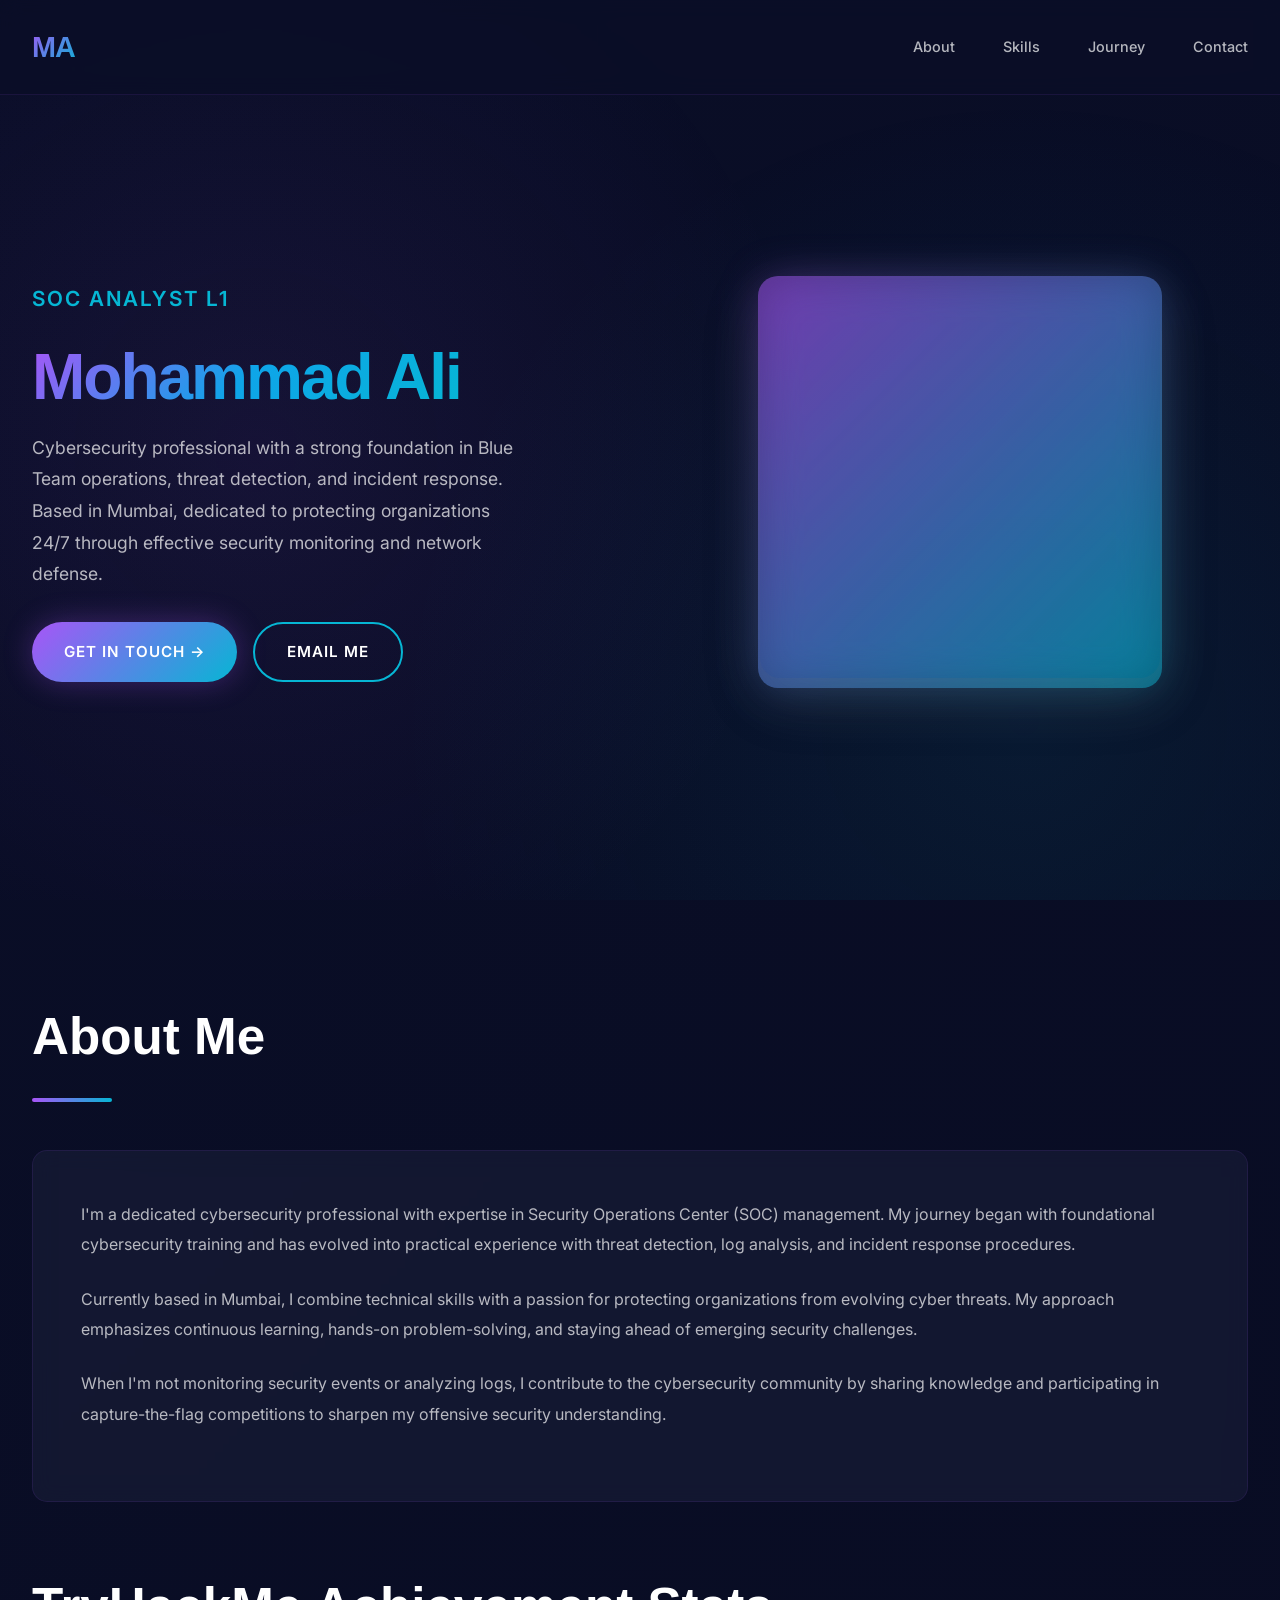
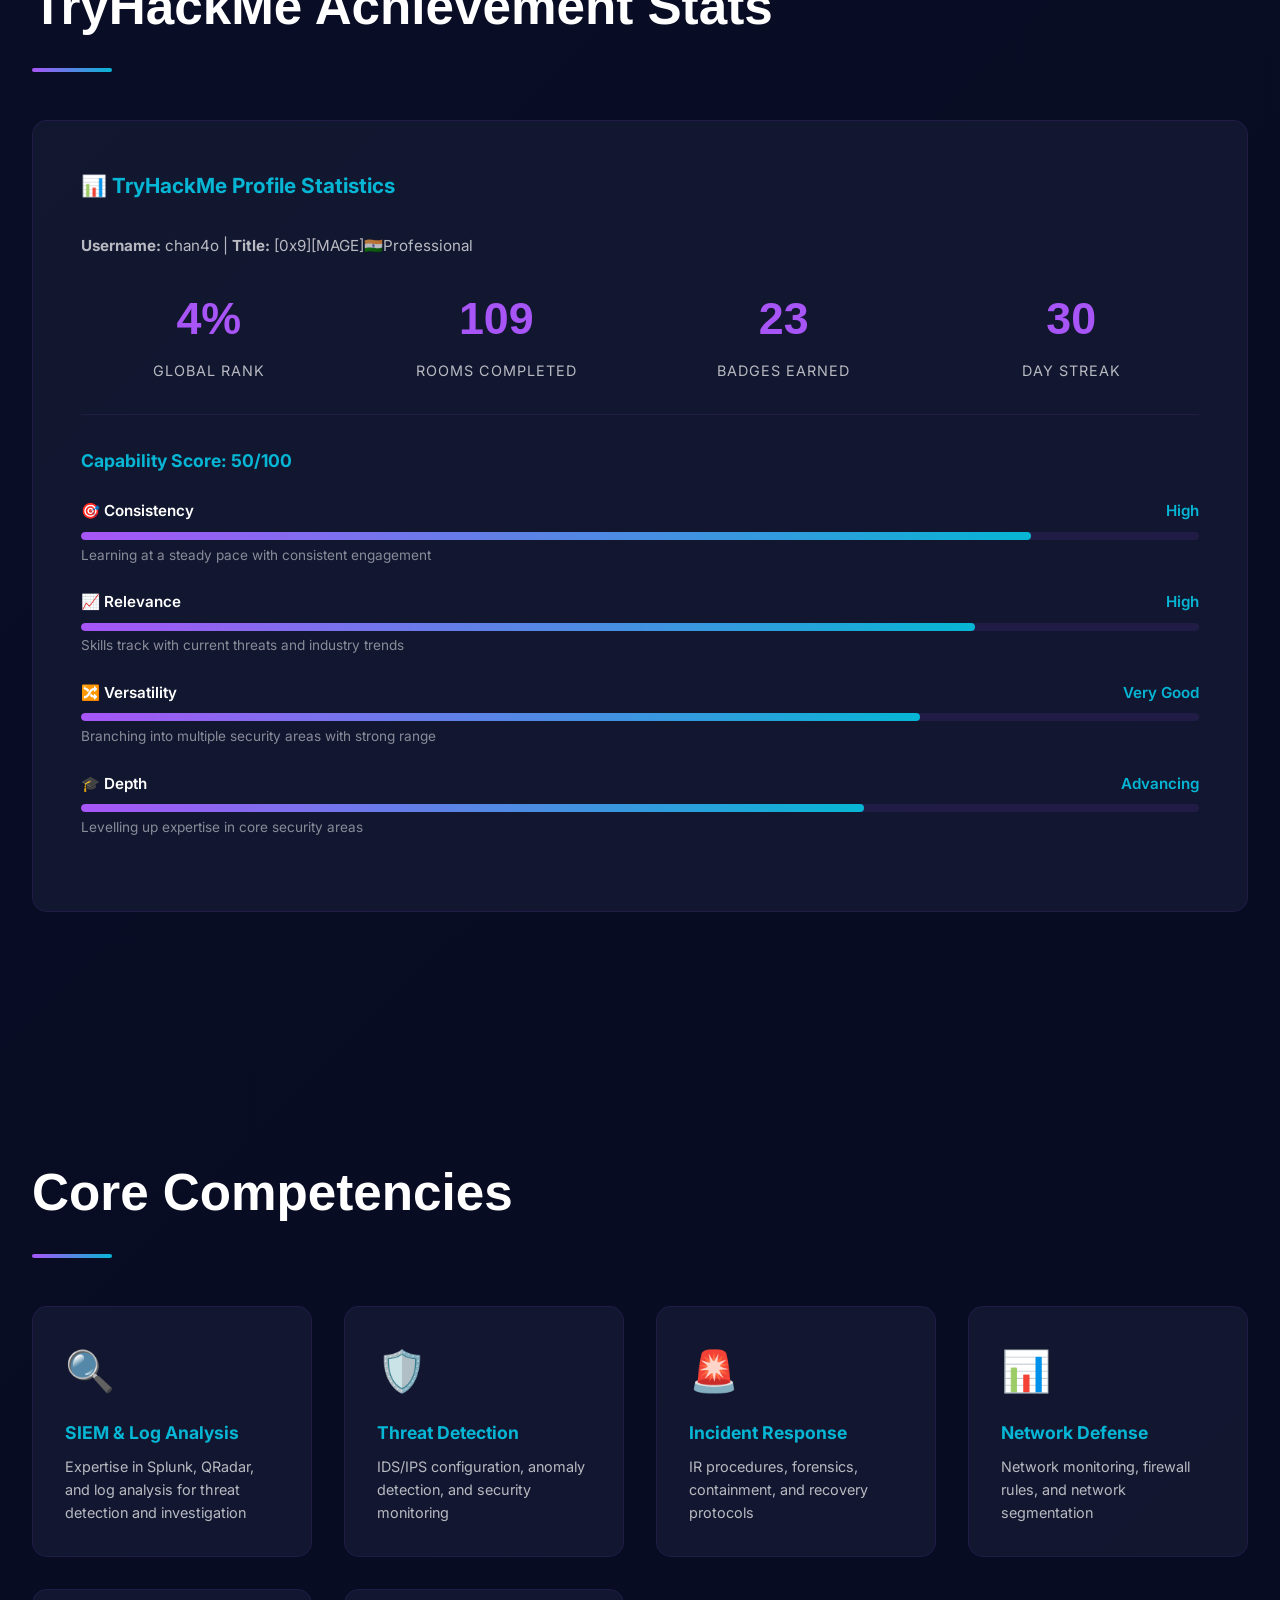
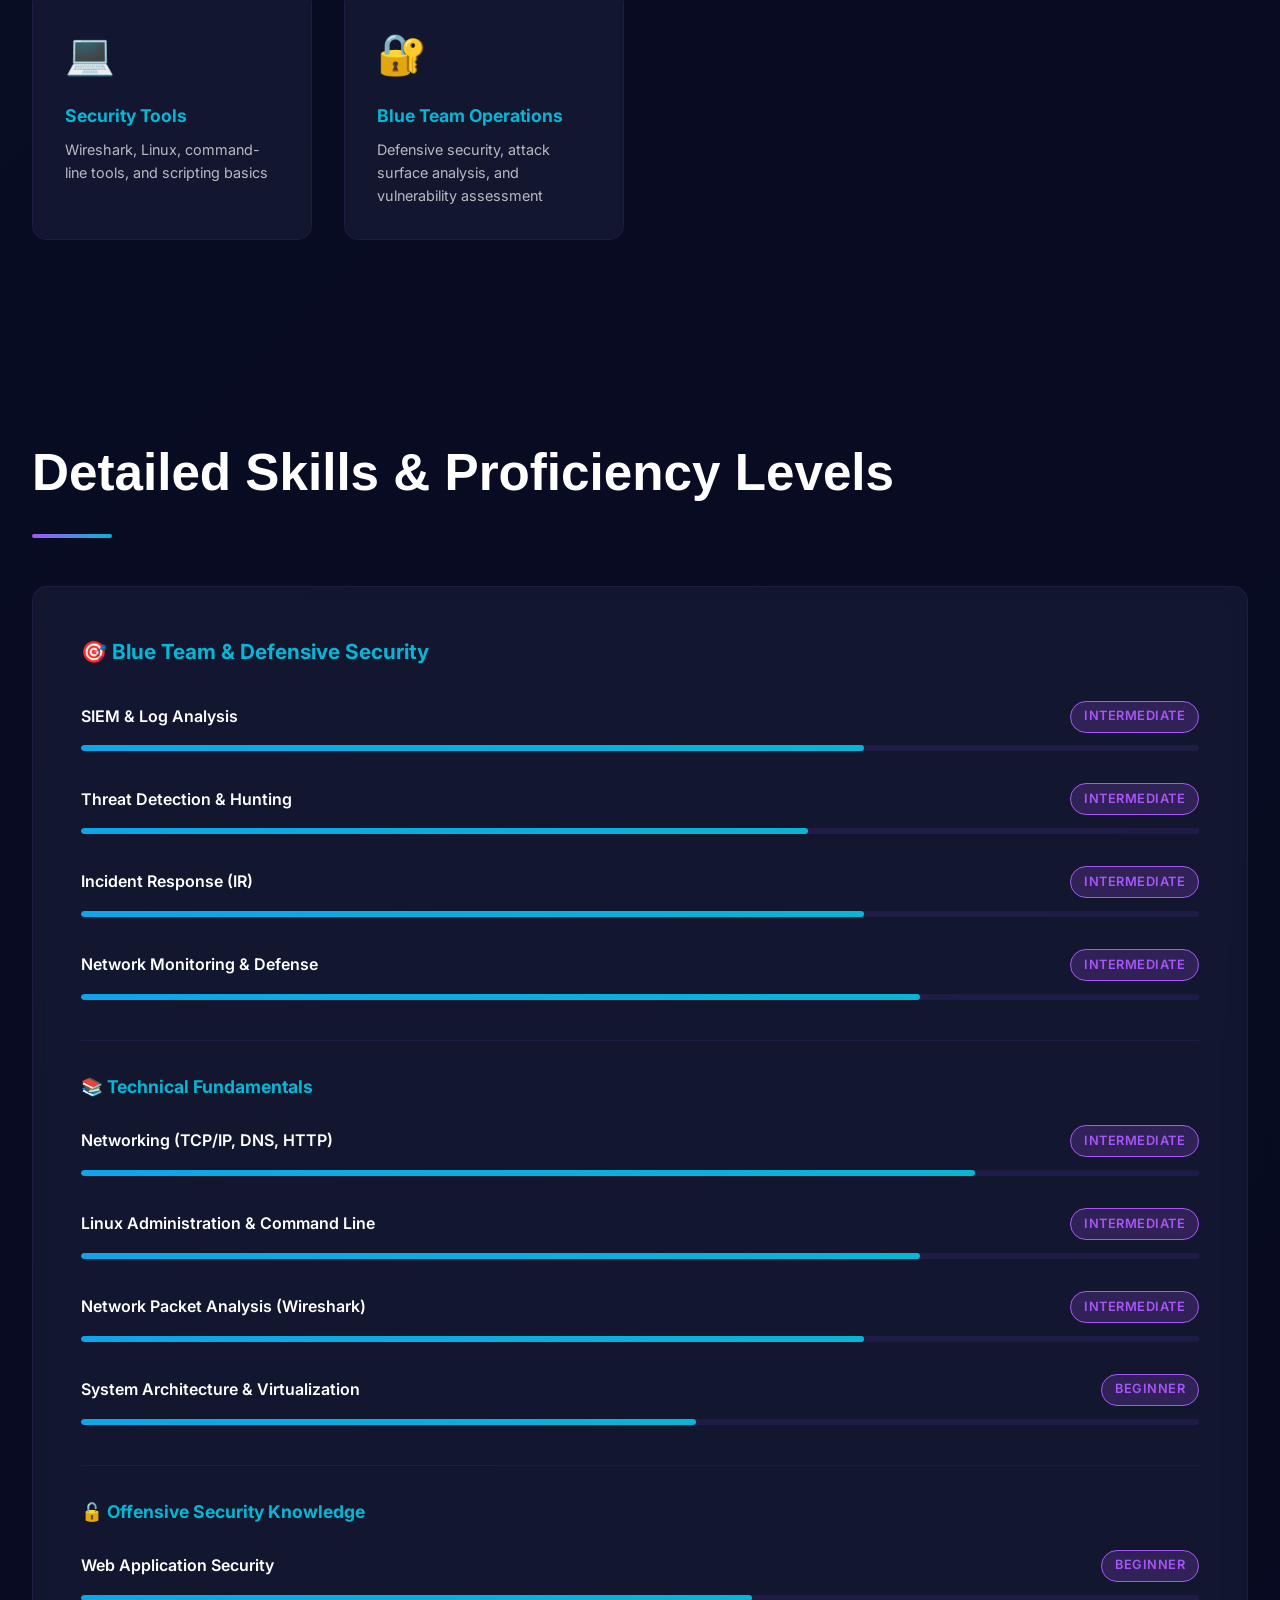
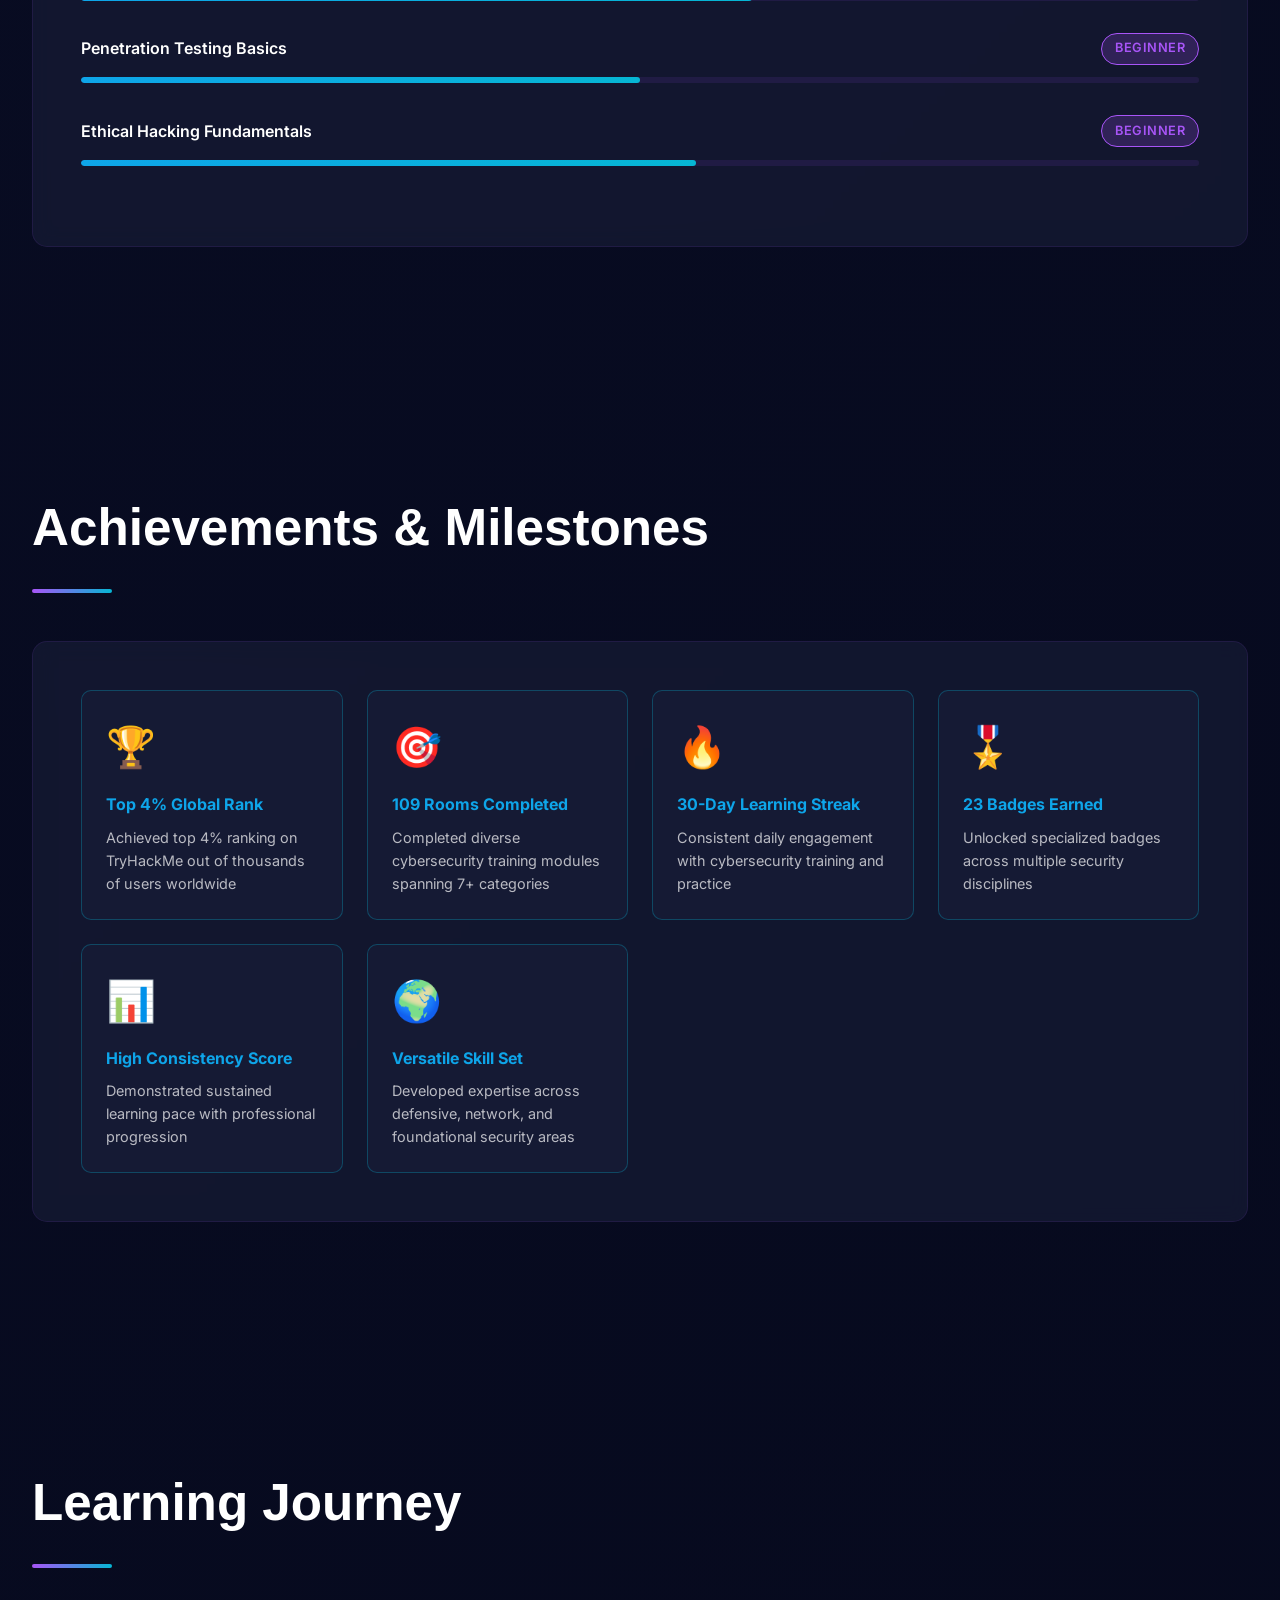
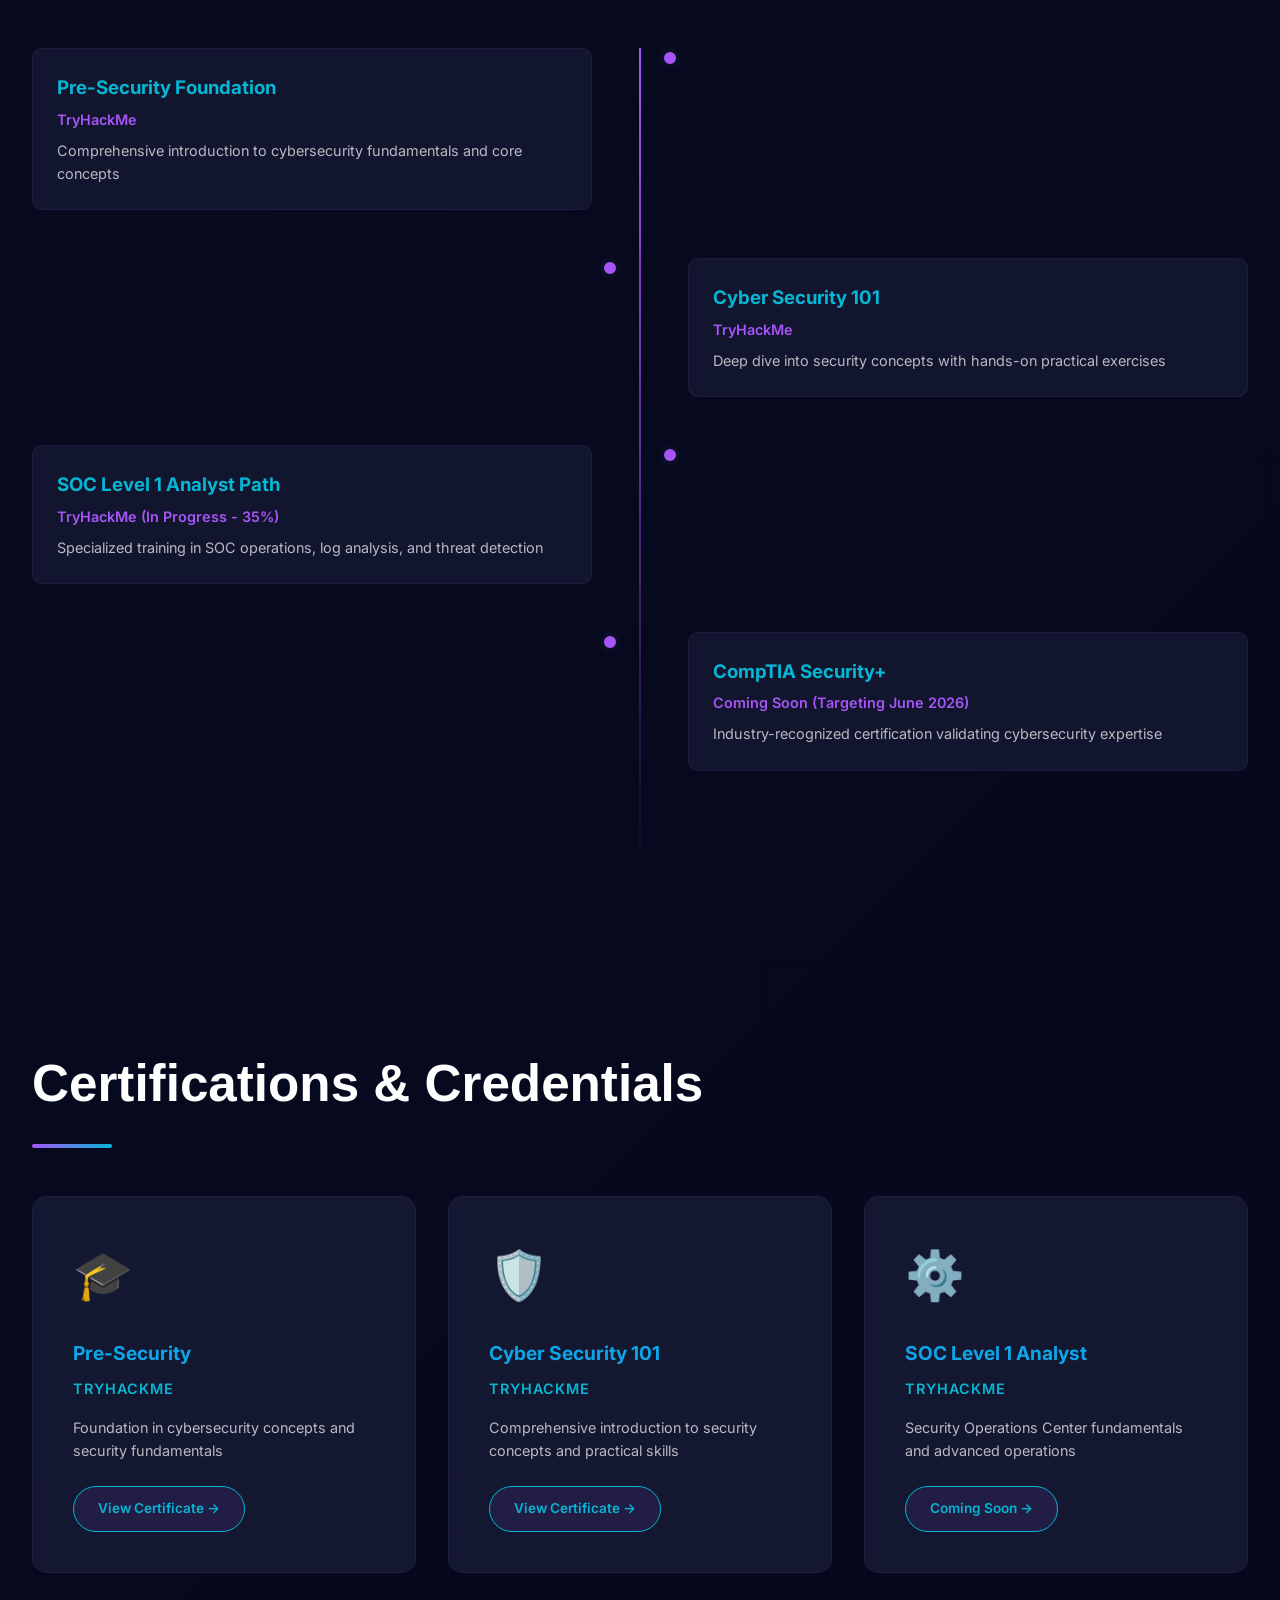
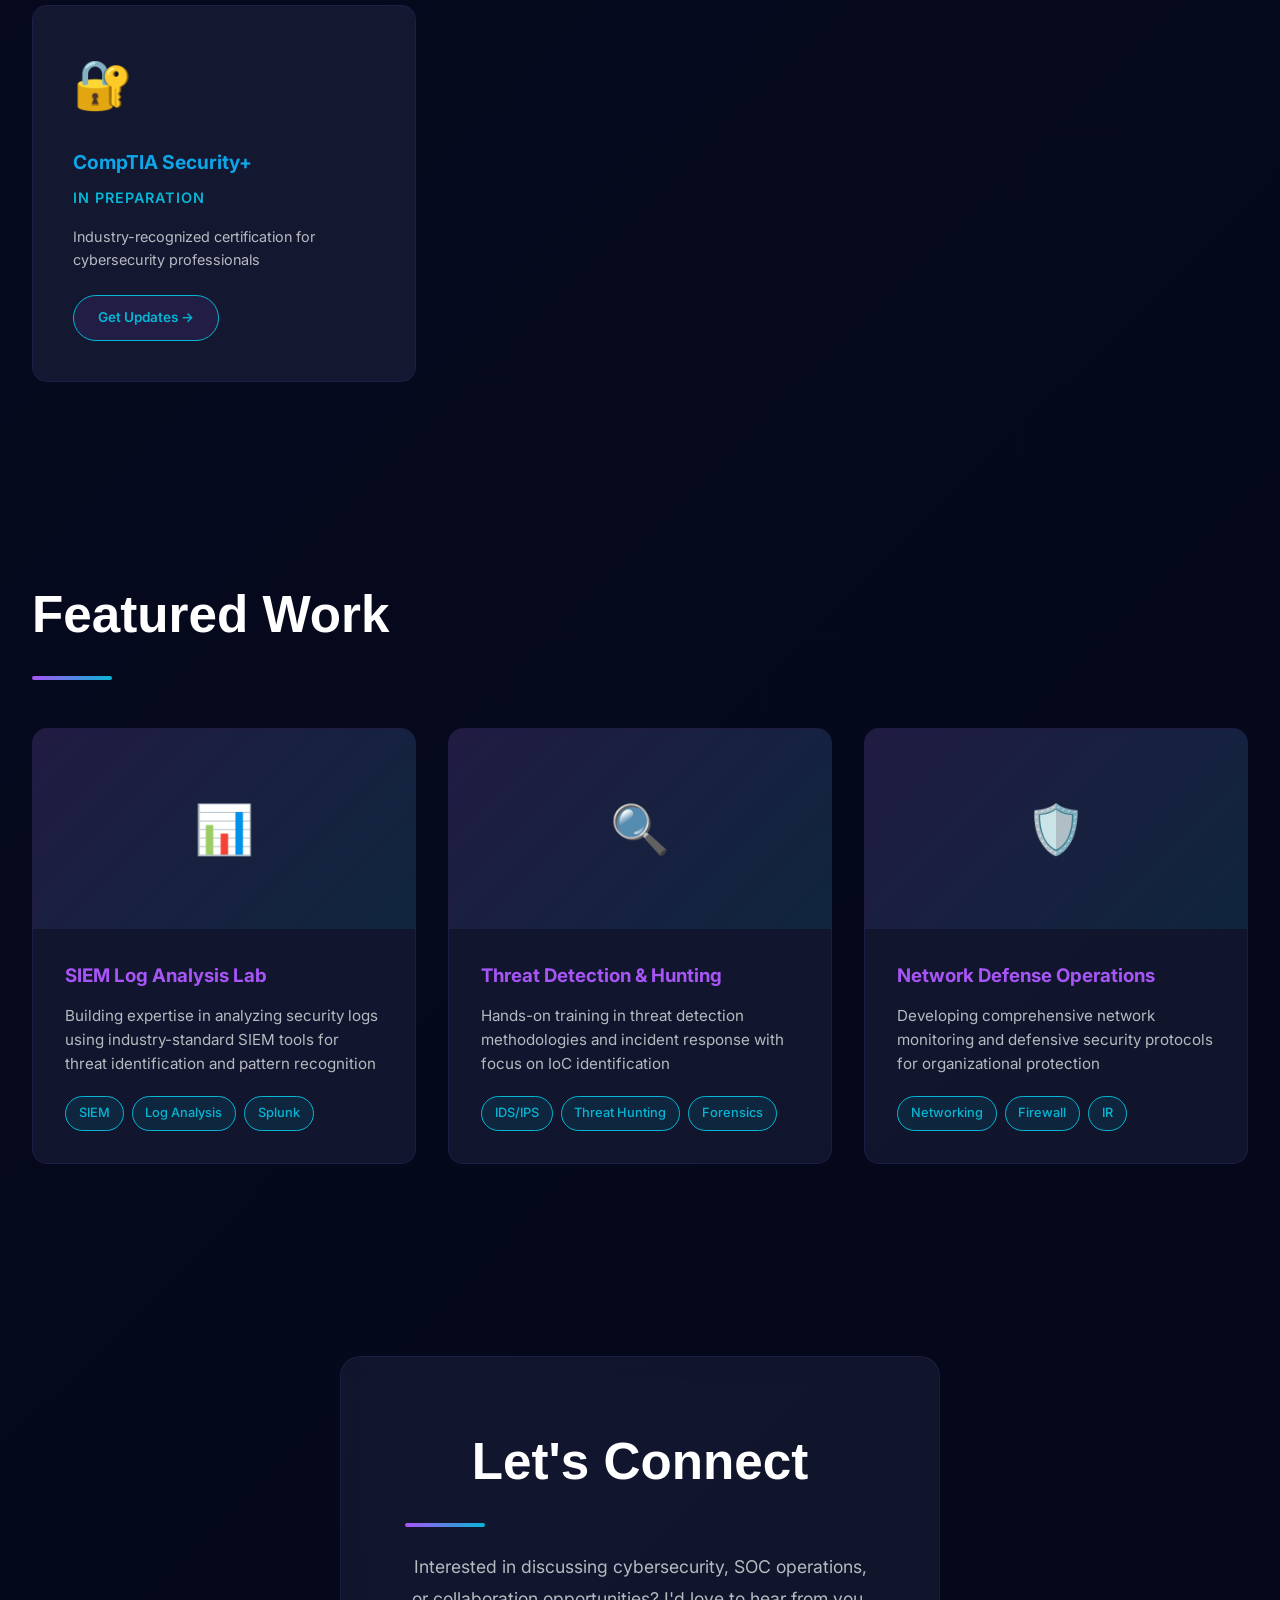
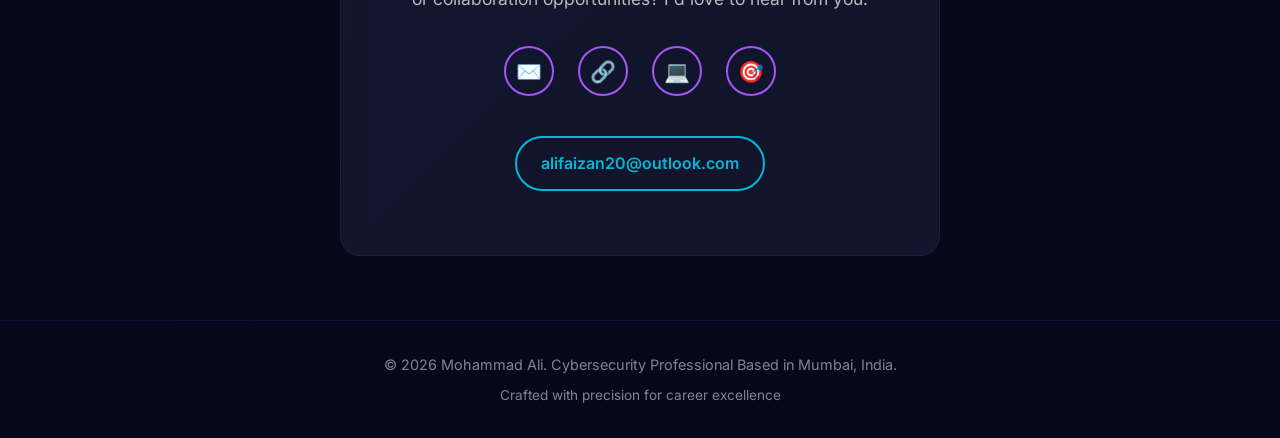
<file: portfolio-premium.html>
<!DOCTYPE html>
<html lang="en">
<head>
    <meta charset="UTF-8">
    <meta name="viewport" content="width=device-width, initial-scale=1.0">
    <title>Mohammad Ali - Senior SOC Analyst | Cybersecurity Professional</title>
    <link href="https://fonts.googleapis.com/css2?family=Clash+Display:wght@600;700&family=Inter:wght@300;400;500;600;700&display=swap" rel="stylesheet">
    <style>
        * {
            margin: 0;
            padding: 0;
            box-sizing: border-box;
        }

        :root {
            --dark-bg: #0a0e27;
            --darker-bg: #05081a;
            --card-bg: #1a1f3a;
            --card-border: rgba(168, 85, 247, 0.1);
            --neon-purple: #a855f7;
            --neon-blue: #0ea5e9;
            --neon-cyan: #06b6d4;
            --accent-pink: #ec4899;
            --text-primary: #ffffff;
            --text-secondary: rgba(255, 255, 255, 0.7);
            --text-tertiary: rgba(255, 255, 255, 0.5);
        }

        html {
            scroll-behavior: smooth;
        }

        body {
            background: linear-gradient(135deg, var(--dark-bg) 0%, var(--darker-bg) 100%);
            color: var(--text-primary);
            font-family: 'Inter', sans-serif;
            overflow-x: hidden;
            line-height: 1.6;
            position: relative;
        }

        body::before {
            content: '';
            position: fixed;
            top: 0;
            left: 0;
            width: 100%;
            height: 100%;
            background: radial-gradient(circle at 20% 50%, rgba(168, 85, 247, 0.08) 0%, transparent 50%),
                        radial-gradient(circle at 80% 80%, rgba(6, 182, 212, 0.08) 0%, transparent 50%);
            pointer-events: none;
            z-index: -1;
        }

        /* Navigation */
        nav {
            position: fixed;
            top: 0;
            width: 100%;
            padding: 1.5rem 2rem;
            display: flex;
            justify-content: space-between;
            align-items: center;
            z-index: 100;
            backdrop-filter: blur(10px);
            background: rgba(10, 14, 39, 0.8);
            border-bottom: 1px solid var(--card-border);
        }

        .logo {
            font-family: 'Clash Display', sans-serif;
            font-size: 1.8rem;
            font-weight: 700;
            letter-spacing: -1px;
            background: linear-gradient(135deg, var(--neon-purple), var(--neon-cyan));
            -webkit-background-clip: text;
            -webkit-text-fill-color: transparent;
            background-clip: text;
        }

        .nav-links {
            display: flex;
            gap: 3rem;
            list-style: none;
        }

        .nav-links a {
            color: var(--text-secondary);
            text-decoration: none;
            font-weight: 500;
            font-size: 0.9rem;
            transition: all 0.3s ease;
            position: relative;
        }

        .nav-links a::after {
            content: '';
            position: absolute;
            bottom: -5px;
            left: 0;
            width: 0;
            height: 2px;
            background: linear-gradient(90deg, var(--neon-purple), var(--neon-cyan));
            transition: width 0.3s ease;
        }

        .nav-links a:hover {
            color: var(--neon-purple);
        }

        .nav-links a:hover::after {
            width: 100%;
        }

        @media (max-width: 768px) {
            .nav-links {
                display: none;
            }
        }

        /* Hero Section */
        .hero {
            min-height: 100vh;
            display: flex;
            align-items: center;
            justify-content: center;
            padding: 8rem 2rem 4rem;
            position: relative;
            overflow: hidden;
        }

        .hero-content {
            display: grid;
            grid-template-columns: 1fr 1fr;
            gap: 4rem;
            align-items: center;
            max-width: 1400px;
            width: 100%;
            animation: fadeInUp 1s ease-out;
        }

        .hero-text h1 {
            font-family: 'Clash Display', sans-serif;
            font-size: clamp(2.5rem, 6vw, 4rem);
            font-weight: 700;
            line-height: 1.2;
            margin-bottom: 1rem;
            letter-spacing: -2px;
        }

        .hero-text h1 .gradient {
            background: linear-gradient(135deg, var(--neon-purple), var(--neon-blue), var(--neon-cyan));
            -webkit-background-clip: text;
            -webkit-text-fill-color: transparent;
            background-clip: text;
        }

        .hero-text .title {
            font-size: 1.3rem;
            color: var(--neon-cyan);
            font-weight: 600;
            margin-bottom: 1.5rem;
            text-transform: uppercase;
            letter-spacing: 2px;
        }

        .hero-text p {
            font-size: 1.1rem;
            color: var(--text-secondary);
            margin-bottom: 2rem;
            line-height: 1.8;
            max-width: 500px;
        }

        .cta-buttons {
            display: flex;
            gap: 1rem;
            flex-wrap: wrap;
        }

        .btn {
            padding: 1rem 2rem;
            border-radius: 50px;
            border: none;
            font-weight: 600;
            cursor: pointer;
            transition: all 0.3s ease;
            text-decoration: none;
            display: inline-flex;
            align-items: center;
            gap: 0.5rem;
            font-size: 0.95rem;
            text-transform: uppercase;
            letter-spacing: 1px;
        }

        .btn-primary {
            background: linear-gradient(135deg, var(--neon-purple), var(--neon-cyan));
            color: white;
            box-shadow: 0 0 30px rgba(168, 85, 247, 0.3);
        }

        .btn-primary:hover {
            transform: translateY(-3px);
            box-shadow: 0 0 50px rgba(168, 85, 247, 0.5);
        }

        .btn-secondary {
            background: transparent;
            color: var(--text-primary);
            border: 2px solid var(--neon-cyan);
        }

        .btn-secondary:hover {
            background: var(--neon-cyan);
            color: var(--dark-bg);
            transform: translateY(-3px);
        }

        /* Profile Image */
        .hero-image {
            display: flex;
            justify-content: center;
            align-items: center;
            animation: slideInRight 1s ease-out;
        }

        .profile-container {
            position: relative;
            width: 100%;
            max-width: 400px;
            aspect-ratio: 1;
        }

        .profile-image {
            width: 100%;
            height: 100%;
            border-radius: 20px;
            object-fit: cover;
            filter: grayscale(100%);
            position: relative;
            z-index: 2;
            box-shadow: 0 20px 60px rgba(168, 85, 247, 0.2);
        }

        .profile-glow {
            position: absolute;
            inset: 0;
            border-radius: 20px;
            background: linear-gradient(135deg, rgba(168, 85, 247, 0.3), rgba(6, 182, 212, 0.3));
            filter: blur(20px);
            z-index: 1;
            animation: pulse 3s ease-in-out infinite;
        }

        .profile-border {
            position: absolute;
            inset: -2px;
            border-radius: 20px;
            background: linear-gradient(135deg, var(--neon-purple), var(--neon-cyan));
            z-index: 0;
            opacity: 0.5;
            animation: rotateBorder 6s linear infinite;
        }

        @keyframes pulse {
            0%, 100% { opacity: 0.3; }
            50% { opacity: 0.6; }
        }

        @keyframes rotateBorder {
            0% { filter: hue-rotate(0deg); }
            100% { filter: hue-rotate(360deg); }
        }

        @keyframes fadeInUp {
            from {
                opacity: 0;
                transform: translateY(30px);
            }
            to {
                opacity: 1;
                transform: translateY(0);
            }
        }

        @keyframes slideInRight {
            from {
                opacity: 0;
                transform: translateX(50px);
            }
            to {
                opacity: 1;
                transform: translateX(0);
            }
        }

        /* Sections */
        section {
            padding: 6rem 2rem;
            max-width: 1400px;
            margin: 0 auto;
        }

        section h2 {
            font-family: 'Clash Display', sans-serif;
            font-size: clamp(2rem, 4vw, 3.5rem);
            margin-bottom: 3rem;
            position: relative;
            padding-bottom: 1.5rem;
        }

        section h2::after {
            content: '';
            position: absolute;
            bottom: 0;
            left: 0;
            width: 80px;
            height: 4px;
            background: linear-gradient(90deg, var(--neon-purple), var(--neon-cyan));
            border-radius: 2px;
        }

        /* About Section */
        .about-grid {
            display: grid;
            grid-template-columns: repeat(auto-fit, minmax(280px, 1fr));
            gap: 2rem;
            margin-bottom: 4rem;
        }

        .stat-card {
            background: rgba(26, 31, 58, 0.6);
            backdrop-filter: blur(10px);
            padding: 2rem;
            border-radius: 15px;
            border: 1px solid var(--card-border);
            text-align: center;
            transition: all 0.3s ease;
        }

        .stat-card:hover {
            transform: translateY(-5px);
            border-color: var(--neon-purple);
            background: rgba(26, 31, 58, 0.9);
            box-shadow: 0 0 30px rgba(168, 85, 247, 0.2);
        }

        .stat-number {
            font-family: 'Clash Display', sans-serif;
            font-size: 2.5rem;
            font-weight: 700;
            background: linear-gradient(135deg, var(--neon-purple), var(--neon-cyan));
            -webkit-background-clip: text;
            -webkit-text-fill-color: transparent;
            background-clip: text;
            margin-bottom: 0.5rem;
        }

        .stat-label {
            color: var(--text-secondary);
            font-size: 0.95rem;
            text-transform: uppercase;
            letter-spacing: 1px;
        }

        /* TryHackMe Stats */
        .thm-stats {
            background: rgba(26, 31, 58, 0.6);
            backdrop-filter: blur(10px);
            padding: 3rem;
            border-radius: 15px;
            border: 1px solid var(--card-border);
            margin: 3rem 0;
        }

        .thm-stats h3 {
            color: var(--neon-cyan);
            margin-bottom: 2rem;
            font-size: 1.3rem;
        }

        .thm-grid {
            display: grid;
            grid-template-columns: repeat(auto-fit, minmax(200px, 1fr));
            gap: 2rem;
            margin-bottom: 2rem;
        }

        .thm-stat {
            text-align: center;
        }

        .thm-stat .number {
            font-family: 'Clash Display', sans-serif;
            font-size: 2.8rem;
            font-weight: 700;
            color: var(--neon-purple);
            margin-bottom: 0.3rem;
        }

        .thm-stat .label {
            color: var(--text-secondary);
            font-size: 0.9rem;
            text-transform: uppercase;
            letter-spacing: 1px;
        }

        /* Capability Metrics */
        .capability-section {
            margin-top: 2rem;
            padding-top: 2rem;
            border-top: 1px solid var(--card-border);
        }

        .capability-item {
            margin-bottom: 1.5rem;
        }

        .capability-label {
            display: flex;
            justify-content: space-between;
            margin-bottom: 0.5rem;
            font-size: 0.95rem;
        }

        .capability-label .name {
            font-weight: 600;
            color: var(--text-primary);
        }

        .capability-label .value {
            color: var(--neon-cyan);
            font-weight: 600;
        }

        .capability-bar {
            width: 100%;
            height: 8px;
            background: rgba(168, 85, 247, 0.1);
            border-radius: 10px;
            overflow: hidden;
        }

        .capability-fill {
            height: 100%;
            background: linear-gradient(90deg, var(--neon-purple), var(--neon-cyan));
            border-radius: 10px;
            transition: width 0.6s ease;
        }

        .capability-description {
            color: var(--text-tertiary);
            font-size: 0.85rem;
            margin-top: 0.3rem;
        }

        /* Skills Matrix */
        .skills-matrix {
            background: rgba(26, 31, 58, 0.6);
            backdrop-filter: blur(10px);
            padding: 3rem;
            border-radius: 15px;
            border: 1px solid var(--card-border);
            margin: 3rem 0;
        }

        .skills-matrix h3 {
            color: var(--neon-cyan);
            margin-bottom: 2rem;
            font-size: 1.3rem;
        }

        .skill-row {
            margin-bottom: 2rem;
        }

        .skill-header {
            display: flex;
            justify-content: space-between;
            align-items: center;
            margin-bottom: 0.8rem;
        }

        .skill-name {
            font-weight: 600;
            color: var(--text-primary);
        }

        .skill-level {
            display: inline-block;
            padding: 0.3rem 0.8rem;
            background: rgba(168, 85, 247, 0.2);
            border: 1px solid var(--neon-purple);
            border-radius: 20px;
            font-size: 0.8rem;
            color: var(--neon-purple);
            font-weight: 600;
            text-transform: uppercase;
            letter-spacing: 0.5px;
        }

        .skill-bar {
            width: 100%;
            height: 6px;
            background: rgba(168, 85, 247, 0.1);
            border-radius: 10px;
            overflow: hidden;
        }

        .skill-progress {
            height: 100%;
            background: linear-gradient(90deg, var(--neon-blue), var(--neon-cyan));
            border-radius: 10px;
            transition: width 0.8s ease;
        }

        /* Achievements */
        .achievements {
            background: rgba(26, 31, 58, 0.6);
            backdrop-filter: blur(10px);
            padding: 3rem;
            border-radius: 15px;
            border: 1px solid var(--card-border);
            margin: 3rem 0;
        }

        .achievements h3 {
            color: var(--neon-cyan);
            margin-bottom: 2rem;
            font-size: 1.3rem;
        }

        .achievement-grid {
            display: grid;
            grid-template-columns: repeat(auto-fit, minmax(250px, 1fr));
            gap: 1.5rem;
        }

        .achievement-item {
            background: rgba(26, 31, 58, 0.5);
            padding: 1.5rem;
            border-radius: 10px;
            border: 1px solid rgba(6, 182, 212, 0.3);
            transition: all 0.3s ease;
        }

        .achievement-item:hover {
            border-color: var(--neon-cyan);
            box-shadow: 0 0 20px rgba(6, 182, 212, 0.2);
        }

        .achievement-icon {
            font-size: 2.5rem;
            margin-bottom: 0.8rem;
            display: block;
        }

        .achievement-item h4 {
            color: var(--neon-blue);
            margin-bottom: 0.5rem;
            font-size: 1rem;
        }

        .achievement-item p {
            color: var(--text-secondary);
            font-size: 0.9rem;
        }

        .about-text {
            background: rgba(26, 31, 58, 0.6);
            backdrop-filter: blur(10px);
            padding: 3rem;
            border-radius: 15px;
            border: 1px solid var(--card-border);
            line-height: 1.9;
        }

        .about-text p {
            margin-bottom: 1.5rem;
            color: var(--text-secondary);
        }

        /* Skills Section */
        .skills-grid {
            display: grid;
            grid-template-columns: repeat(auto-fit, minmax(250px, 1fr));
            gap: 2rem;
        }

        .skill-item {
            background: rgba(26, 31, 58, 0.6);
            backdrop-filter: blur(10px);
            padding: 2rem;
            border-radius: 15px;
            border: 1px solid var(--card-border);
            transition: all 0.3s ease;
        }

        .skill-item:hover {
            transform: translateY(-5px);
            border-color: var(--neon-cyan);
            background: rgba(26, 31, 58, 0.9);
            box-shadow: 0 0 30px rgba(6, 182, 212, 0.2);
        }

        .skill-icon {
            font-size: 2.5rem;
            margin-bottom: 1rem;
            display: block;
        }

        .skill-item h3 {
            color: var(--neon-cyan);
            margin-bottom: 0.5rem;
            font-size: 1.1rem;
        }

        .skill-item p {
            color: var(--text-secondary);
            font-size: 0.9rem;
        }

        /* Certificates Section */
        .certs-grid {
            display: grid;
            grid-template-columns: repeat(auto-fit, minmax(300px, 1fr));
            gap: 2rem;
        }

        .cert-card {
            background: rgba(26, 31, 58, 0.7);
            backdrop-filter: blur(10px);
            padding: 2.5rem;
            border-radius: 15px;
            border: 1px solid var(--card-border);
            transition: all 0.3s ease;
            position: relative;
            overflow: hidden;
        }

        .cert-card::before {
            content: '';
            position: absolute;
            top: 0;
            left: 0;
            right: 0;
            height: 4px;
            background: linear-gradient(90deg, var(--neon-purple), var(--neon-cyan));
            transform: scaleX(0);
            transform-origin: left;
            transition: transform 0.3s ease;
        }

        .cert-card:hover::before {
            transform: scaleX(1);
        }

        .cert-card:hover {
            transform: translateY(-8px);
            border-color: var(--neon-purple);
            background: rgba(26, 31, 58, 0.95);
            box-shadow: 0 20px 40px rgba(168, 85, 247, 0.2);
        }

        .cert-badge {
            font-size: 3rem;
            margin-bottom: 1.5rem;
        }

        .cert-card h3 {
            color: var(--neon-blue);
            margin-bottom: 0.5rem;
            font-size: 1.2rem;
        }

        .cert-card .provider {
            color: var(--neon-cyan);
            font-size: 0.9rem;
            font-weight: 600;
            margin-bottom: 1rem;
            text-transform: uppercase;
            letter-spacing: 1px;
        }

        .cert-card p {
            color: var(--text-secondary);
            font-size: 0.9rem;
            margin-bottom: 1.5rem;
        }

        .cert-link {
            display: inline-block;
            padding: 0.7rem 1.5rem;
            background: rgba(168, 85, 247, 0.1);
            border: 1px solid var(--neon-cyan);
            border-radius: 50px;
            color: var(--neon-cyan);
            text-decoration: none;
            font-size: 0.85rem;
            font-weight: 600;
            transition: all 0.3s ease;
        }

        .cert-link:hover {
            background: var(--neon-cyan);
            color: var(--dark-bg);
        }

        /* Timeline */
        .timeline {
            position: relative;
            padding: 2rem 0;
        }

        .timeline::before {
            content: '';
            position: absolute;
            left: 50%;
            transform: translateX(-50%);
            width: 2px;
            height: 100%;
            background: linear-gradient(180deg, var(--neon-purple), transparent);
        }

        .timeline-item {
            margin-bottom: 3rem;
            position: relative;
        }

        .timeline-item:nth-child(odd) {
            margin-left: 0;
            margin-right: 50%;
            padding-right: 3rem;
        }

        .timeline-item:nth-child(even) {
            margin-left: 50%;
            padding-left: 3rem;
        }

        .timeline-dot {
            position: absolute;
            width: 20px;
            height: 20px;
            background: var(--neon-purple);
            border: 4px solid var(--dark-bg);
            border-radius: 50%;
            top: 0;
            z-index: 2;
        }

        .timeline-item:nth-child(odd) .timeline-dot {
            right: -40px;
        }

        .timeline-item:nth-child(even) .timeline-dot {
            left: -40px;
        }

        .timeline-content {
            background: rgba(26, 31, 58, 0.6);
            backdrop-filter: blur(10px);
            padding: 1.5rem;
            border-radius: 10px;
            border: 1px solid var(--card-border);
        }

        .timeline-content h3 {
            color: var(--neon-cyan);
            margin-bottom: 0.3rem;
        }

        .timeline-content .date {
            color: var(--neon-purple);
            font-size: 0.9rem;
            font-weight: 600;
        }

        .timeline-content p {
            color: var(--text-secondary);
            font-size: 0.9rem;
            margin-top: 0.5rem;
        }

        @media (max-width: 768px) {
            .timeline::before {
                left: 0;
            }

            .timeline-item:nth-child(odd),
            .timeline-item:nth-child(even) {
                margin: 0;
                padding-left: 3rem;
            }

            .timeline-item:nth-child(odd) .timeline-dot,
            .timeline-item:nth-child(even) .timeline-dot {
                left: -40px;
            }
        }

        /* Projects Section */
        .projects-grid {
            display: grid;
            grid-template-columns: repeat(auto-fit, minmax(300px, 1fr));
            gap: 2rem;
        }

        .project-card {
            background: rgba(26, 31, 58, 0.6);
            backdrop-filter: blur(10px);
            border-radius: 15px;
            border: 1px solid var(--card-border);
            overflow: hidden;
            transition: all 0.3s ease;
        }

        .project-header {
            height: 200px;
            background: linear-gradient(135deg, rgba(168, 85, 247, 0.1), rgba(6, 182, 212, 0.1));
            display: flex;
            align-items: center;
            justify-content: center;
            font-size: 3rem;
        }

        .project-content {
            padding: 2rem;
        }

        .project-card:hover {
            transform: translateY(-8px);
            border-color: var(--neon-purple);
            background: rgba(26, 31, 58, 0.9);
            box-shadow: 0 20px 40px rgba(168, 85, 247, 0.2);
        }

        .project-card h3 {
            color: var(--neon-purple);
            margin-bottom: 0.8rem;
        }

        .project-card p {
            color: var(--text-secondary);
            font-size: 0.95rem;
            margin-bottom: 1.2rem;
            line-height: 1.6;
        }

        .tech-tags {
            display: flex;
            flex-wrap: wrap;
            gap: 0.5rem;
        }

        .tech-tag {
            display: inline-block;
            padding: 0.4rem 0.8rem;
            background: rgba(6, 182, 212, 0.1);
            border: 1px solid var(--neon-cyan);
            border-radius: 20px;
            font-size: 0.8rem;
            color: var(--neon-cyan);
            font-weight: 500;
        }

        /* Contact Section */
        .contact-container {
            background: rgba(26, 31, 58, 0.6);
            backdrop-filter: blur(10px);
            padding: 4rem;
            border-radius: 20px;
            border: 1px solid var(--card-border);
            text-align: center;
            max-width: 600px;
            margin: 0 auto;
        }

        .contact-container p {
            font-size: 1.1rem;
            color: var(--text-secondary);
            margin-bottom: 2rem;
            line-height: 1.8;
        }

        .social-links {
            display: flex;
            justify-content: center;
            gap: 1.5rem;
            flex-wrap: wrap;
            margin-bottom: 2.5rem;
        }

        .social-link {
            width: 50px;
            height: 50px;
            border-radius: 50%;
            border: 2px solid var(--neon-purple);
            display: flex;
            align-items: center;
            justify-content: center;
            color: var(--neon-purple);
            text-decoration: none;
            font-size: 1.3rem;
            transition: all 0.3s ease;
        }

        .social-link:hover {
            background: var(--neon-purple);
            color: white;
            transform: translateY(-5px);
            box-shadow: 0 10px 30px rgba(168, 85, 247, 0.4);
        }

        .email-link {
            display: inline-block;
            padding: 0.8rem 1.5rem;
            background: transparent;
            border: 2px solid var(--neon-cyan);
            border-radius: 50px;
            color: var(--neon-cyan);
            text-decoration: none;
            font-weight: 600;
            transition: all 0.3s ease;
        }

        .email-link:hover {
            background: var(--neon-cyan);
            color: var(--dark-bg);
        }

        /* Footer */
        footer {
            text-align: center;
            padding: 2rem;
            border-top: 1px solid var(--card-border);
            color: var(--text-tertiary);
            font-size: 0.9rem;
        }

        /* Responsive */
        @media (max-width: 1024px) {
            .hero-content {
                grid-template-columns: 1fr;
                gap: 2rem;
            }

            section {
                padding: 4rem 1.5rem;
            }
        }

        @media (max-width: 768px) {
            nav {
                padding: 1rem 1.5rem;
            }

            .hero {
                padding: 6rem 1.5rem 3rem;
            }

            .cta-buttons {
                flex-direction: column;
                gap: 1rem;
            }

            .btn {
                width: 100%;
                justify-content: center;
            }

            .skills-grid,
            .certs-grid,
            .projects-grid {
                grid-template-columns: 1fr;
            }

            .contact-container {
                padding: 2rem;
            }

            .about-grid {
                grid-template-columns: 1fr;
            }
        }

        /* Scroll animations */
        .fade-in {
            opacity: 0;
            animation: fadeInUp 0.8s ease-out forwards;
        }

        @keyframes fadeIn {
            from {
                opacity: 0;
            }
            to {
                opacity: 1;
            }
        }
    </style>
</head>
<body>
    <!-- Navigation -->
    <nav>
        <div class="logo">MA</div>
        <ul class="nav-links">
            <li><a href="#about">About</a></li>
            <li><a href="#skills">Skills</a></li>
            <li><a href="#journey">Journey</a></li>
            <li><a href="#contact">Contact</a></li>
        </ul>
    </nav>

    <!-- Hero Section -->
    <section class="hero">
        <div class="hero-content">
            <div class="hero-text">
                <div class="title">SOC Analyst L1</div>
                <h1><span class="gradient">Mohammad Ali</span></h1>
                <p>Cybersecurity professional with a strong foundation in Blue Team operations, threat detection, and incident response. Based in Mumbai, dedicated to protecting organizations 24/7 through effective security monitoring and network defense.</p>
                <div class="cta-buttons">
                    <a href="#contact" class="btn btn-primary">Get In Touch →</a>
                    <a href="mailto:alifaizan20@outlook.com" class="btn btn-secondary">Email Me</a>
                </div>
            </div>
            <div class="hero-image">
                <div class="profile-container">
                    <div class="profile-border"></div>
                    <div class="profile-glow"></div>
                    <img src="[data-uri]" alt="Mohammad Ali" class="profile-image">
                </div>
            </div>
        </div>
    </section>

    <!-- About Section -->
    <section id="about">
        <h2>About Me</h2>
        <div class="about-text">
            <p>I'm a dedicated cybersecurity professional with expertise in Security Operations Center (SOC) management. My journey began with foundational cybersecurity training and has evolved into practical experience with threat detection, log analysis, and incident response procedures.</p>
            <p>Currently based in Mumbai, I combine technical skills with a passion for protecting organizations from evolving cyber threats. My approach emphasizes continuous learning, hands-on problem-solving, and staying ahead of emerging security challenges.</p>
            <p>When I'm not monitoring security events or analyzing logs, I contribute to the cybersecurity community by sharing knowledge and participating in capture-the-flag competitions to sharpen my offensive security understanding.</p>
        </div>

        <div style="margin-top: 4rem;">
            <h2 style="margin-top: 0;">TryHackMe Achievement Stats</h2>
            <div class="thm-stats">
                <h3>📊 TryHackMe Profile Statistics</h3>
                <p style="color: var(--text-secondary); margin-bottom: 1.5rem; font-size: 0.95rem;"><strong>Username:</strong> chan4o | <strong>Title:</strong> [0x9][MAGE]🇮🇳Professional</p>
                <div class="thm-grid">
                    <div class="thm-stat">
                        <div class="number">4%</div>
                        <div class="label">Global Rank</div>
                    </div>
                    <div class="thm-stat">
                        <div class="number">109</div>
                        <div class="label">Rooms Completed</div>
                    </div>
                    <div class="thm-stat">
                        <div class="number">23</div>
                        <div class="label">Badges Earned</div>
                    </div>
                    <div class="thm-stat">
                        <div class="number">30</div>
                        <div class="label">Day Streak</div>
                    </div>
                </div>

                <div class="capability-section">
                    <h4 style="color: var(--neon-cyan); margin-bottom: 1.5rem; font-size: 1.1rem;">Capability Score: 50/100</h4>
                    
                    <div class="capability-item">
                        <div class="capability-label">
                            <span class="name">🎯 Consistency</span>
                            <span class="value">High</span>
                        </div>
                        <div class="capability-bar">
                            <div class="capability-fill" style="width: 85%;"></div>
                        </div>
                        <div class="capability-description">Learning at a steady pace with consistent engagement</div>
                    </div>

                    <div class="capability-item">
                        <div class="capability-label">
                            <span class="name">📈 Relevance</span>
                            <span class="value">High</span>
                        </div>
                        <div class="capability-bar">
                            <div class="capability-fill" style="width: 80%;"></div>
                        </div>
                        <div class="capability-description">Skills track with current threats and industry trends</div>
                    </div>

                    <div class="capability-item">
                        <div class="capability-label">
                            <span class="name">🔀 Versatility</span>
                            <span class="value">Very Good</span>
                        </div>
                        <div class="capability-bar">
                            <div class="capability-fill" style="width: 75%;"></div>
                        </div>
                        <div class="capability-description">Branching into multiple security areas with strong range</div>
                    </div>

                    <div class="capability-item">
                        <div class="capability-label">
                            <span class="name">🎓 Depth</span>
                            <span class="value">Advancing</span>
                        </div>
                        <div class="capability-bar">
                            <div class="capability-fill" style="width: 70%;"></div>
                        </div>
                        <div class="capability-description">Levelling up expertise in core security areas</div>
                    </div>
                </div>
            </div>
        </div>
    </section>

    <!-- Skills Section -->
    <section id="skills">
        <h2>Core Competencies</h2>
        <div class="skills-grid">
            <div class="skill-item">
                <span class="skill-icon">🔍</span>
                <h3>SIEM & Log Analysis</h3>
                <p>Expertise in Splunk, QRadar, and log analysis for threat detection and investigation</p>
            </div>
            <div class="skill-item">
                <span class="skill-icon">🛡️</span>
                <h3>Threat Detection</h3>
                <p>IDS/IPS configuration, anomaly detection, and security monitoring</p>
            </div>
            <div class="skill-item">
                <span class="skill-icon">🚨</span>
                <h3>Incident Response</h3>
                <p>IR procedures, forensics, containment, and recovery protocols</p>
            </div>
            <div class="skill-item">
                <span class="skill-icon">📊</span>
                <h3>Network Defense</h3>
                <p>Network monitoring, firewall rules, and network segmentation</p>
            </div>
            <div class="skill-item">
                <span class="skill-icon">💻</span>
                <h3>Security Tools</h3>
                <p>Wireshark, Linux, command-line tools, and scripting basics</p>
            </div>
            <div class="skill-item">
                <span class="skill-icon">🔐</span>
                <h3>Blue Team Operations</h3>
                <p>Defensive security, attack surface analysis, and vulnerability assessment</p>
            </div>
        </div>
    </section>

    <!-- Skills Matrix Section -->
    <section>
        <h2>Detailed Skills & Proficiency Levels</h2>
        <div class="skills-matrix">
            <h3>🎯 Blue Team & Defensive Security</h3>
            
            <div class="skill-row">
                <div class="skill-header">
                    <span class="skill-name">SIEM & Log Analysis</span>
                    <span class="skill-level">Intermediate</span>
                </div>
                <div class="skill-bar">
                    <div class="skill-progress" style="width: 70%;"></div>
                </div>
            </div>

            <div class="skill-row">
                <div class="skill-header">
                    <span class="skill-name">Threat Detection & Hunting</span>
                    <span class="skill-level">Intermediate</span>
                </div>
                <div class="skill-bar">
                    <div class="skill-progress" style="width: 65%;"></div>
                </div>
            </div>

            <div class="skill-row">
                <div class="skill-header">
                    <span class="skill-name">Incident Response (IR)</span>
                    <span class="skill-level">Intermediate</span>
                </div>
                <div class="skill-bar">
                    <div class="skill-progress" style="width: 70%;"></div>
                </div>
            </div>

            <div class="skill-row">
                <div class="skill-header">
                    <span class="skill-name">Network Monitoring & Defense</span>
                    <span class="skill-level">Intermediate</span>
                </div>
                <div class="skill-bar">
                    <div class="skill-progress" style="width: 75%;"></div>
                </div>
            </div>

            <div style="margin-top: 2.5rem; padding-top: 2rem; border-top: 1px solid var(--card-border);">
                <h3 style="color: var(--neon-cyan); margin-bottom: 1.5rem; font-size: 1.1rem;">📚 Technical Fundamentals</h3>
                
                <div class="skill-row">
                    <div class="skill-header">
                        <span class="skill-name">Networking (TCP/IP, DNS, HTTP)</span>
                        <span class="skill-level">Intermediate</span>
                    </div>
                    <div class="skill-bar">
                        <div class="skill-progress" style="width: 80%;"></div>
                    </div>
                </div>

                <div class="skill-row">
                    <div class="skill-header">
                        <span class="skill-name">Linux Administration & Command Line</span>
                        <span class="skill-level">Intermediate</span>
                    </div>
                    <div class="skill-bar">
                        <div class="skill-progress" style="width: 75%;"></div>
                    </div>
                </div>

                <div class="skill-row">
                    <div class="skill-header">
                        <span class="skill-name">Network Packet Analysis (Wireshark)</span>
                        <span class="skill-level">Intermediate</span>
                    </div>
                    <div class="skill-bar">
                        <div class="skill-progress" style="width: 70%;"></div>
                    </div>
                </div>

                <div class="skill-row">
                    <div class="skill-header">
                        <span class="skill-name">System Architecture & Virtualization</span>
                        <span class="skill-level">Beginner</span>
                    </div>
                    <div class="skill-bar">
                        <div class="skill-progress" style="width: 55%;"></div>
                    </div>
                </div>
            </div>

            <div style="margin-top: 2.5rem; padding-top: 2rem; border-top: 1px solid var(--card-border);">
                <h3 style="color: var(--neon-cyan); margin-bottom: 1.5rem; font-size: 1.1rem;">🔓 Offensive Security Knowledge</h3>
                
                <div class="skill-row">
                    <div class="skill-header">
                        <span class="skill-name">Web Application Security</span>
                        <span class="skill-level">Beginner</span>
                    </div>
                    <div class="skill-bar">
                        <div class="skill-progress" style="width: 60%;"></div>
                    </div>
                </div>

                <div class="skill-row">
                    <div class="skill-header">
                        <span class="skill-name">Penetration Testing Basics</span>
                        <span class="skill-level">Beginner</span>
                    </div>
                    <div class="skill-bar">
                        <div class="skill-progress" style="width: 50%;"></div>
                    </div>
                </div>

                <div class="skill-row">
                    <div class="skill-header">
                        <span class="skill-name">Ethical Hacking Fundamentals</span>
                        <span class="skill-level">Beginner</span>
                    </div>
                    <div class="skill-bar">
                        <div class="skill-progress" style="width: 55%;"></div>
                    </div>
                </div>
            </div>
        </div>
    </section>

    <!-- Achievements Section -->
    <section>
        <h2>Achievements & Milestones</h2>
        <div class="achievements">
            <div class="achievement-grid">
                <div class="achievement-item">
                    <span class="achievement-icon">🏆</span>
                    <h4>Top 4% Global Rank</h4>
                    <p>Achieved top 4% ranking on TryHackMe out of thousands of users worldwide</p>
                </div>

                <div class="achievement-item">
                    <span class="achievement-icon">🎯</span>
                    <h4>109 Rooms Completed</h4>
                    <p>Completed diverse cybersecurity training modules spanning 7+ categories</p>
                </div>

                <div class="achievement-item">
                    <span class="achievement-icon">🔥</span>
                    <h4>30-Day Learning Streak</h4>
                    <p>Consistent daily engagement with cybersecurity training and practice</p>
                </div>

                <div class="achievement-item">
                    <span class="achievement-icon">🎖️</span>
                    <h4>23 Badges Earned</h4>
                    <p>Unlocked specialized badges across multiple security disciplines</p>
                </div>

                <div class="achievement-item">
                    <span class="achievement-icon">📊</span>
                    <h4>High Consistency Score</h4>
                    <p>Demonstrated sustained learning pace with professional progression</p>
                </div>

                <div class="achievement-item">
                    <span class="achievement-icon">🌍</span>
                    <h4>Versatile Skill Set</h4>
                    <p>Developed expertise across defensive, network, and foundational security areas</p>
                </div>
            </div>
        </div>
    </section>
    <section id="journey">
        <h2>Learning Journey</h2>
        <div class="timeline">
            <div class="timeline-item">
                <div class="timeline-dot"></div>
                <div class="timeline-content">
                    <h3>Pre-Security Foundation</h3>
                    <div class="date">TryHackMe</div>
                    <p>Comprehensive introduction to cybersecurity fundamentals and core concepts</p>
                </div>
            </div>

            <div class="timeline-item">
                <div class="timeline-dot"></div>
                <div class="timeline-content">
                    <h3>Cyber Security 101</h3>
                    <div class="date">TryHackMe</div>
                    <p>Deep dive into security concepts with hands-on practical exercises</p>
                </div>
            </div>

            <div class="timeline-item">
                <div class="timeline-dot"></div>
                <div class="timeline-content">
                    <h3>SOC Level 1 Analyst Path</h3>
                    <div class="date">TryHackMe (In Progress - 35%)</div>
                    <p>Specialized training in SOC operations, log analysis, and threat detection</p>
                </div>
            </div>

            <div class="timeline-item">
                <div class="timeline-dot"></div>
                <div class="timeline-content">
                    <h3>CompTIA Security+</h3>
                    <div class="date">Coming Soon (Targeting June 2026)</div>
                    <p>Industry-recognized certification validating cybersecurity expertise</p>
                </div>
            </div>
        </div>
    </section>

    <!-- Certificates Section -->
    <section>
        <h2>Certifications & Credentials</h2>
        <div class="certs-grid">
            <div class="cert-card">
                <div class="cert-badge">🎓</div>
                <h3>Pre-Security</h3>
                <div class="provider">TryHackMe</div>
                <p>Foundation in cybersecurity concepts and security fundamentals</p>
                <a href="https://tryhackme.com/certificate/THM-FNKRNERDLO" class="cert-link" target="_blank">View Certificate →</a>
            </div>

            <div class="cert-card">
                <div class="cert-badge">🛡️</div>
                <h3>Cyber Security 101</h3>
                <div class="provider">TryHackMe</div>
                <p>Comprehensive introduction to security concepts and practical skills</p>
                <a href="https://tryhackme.com/certificate/THM-ARJJJENRWO" class="cert-link" target="_blank">View Certificate →</a>
            </div>

            <div class="cert-card">
                <div class="cert-badge">⚙️</div>
                <h3>SOC Level 1 Analyst</h3>
                <div class="provider">TryHackMe</div>
                <p>Security Operations Center fundamentals and advanced operations</p>
                <a href="https://tryhackme.com/p/chan4o" class="cert-link" target="_blank">Coming Soon →</a>
            </div>

            <div class="cert-card">
                <div class="cert-badge">🔐</div>
                <h3>CompTIA Security+</h3>
                <div class="provider">In Preparation</div>
                <p>Industry-recognized certification for cybersecurity professionals</p>
                <a href="#contact" class="cert-link">Get Updates →</a>
            </div>
        </div>
    </section>

    <!-- Projects Section -->
    <section>
        <h2>Featured Work</h2>
        <div class="projects-grid">
            <div class="project-card">
                <div class="project-header">📊</div>
                <div class="project-content">
                    <h3>SIEM Log Analysis Lab</h3>
                    <p>Building expertise in analyzing security logs using industry-standard SIEM tools for threat identification and pattern recognition</p>
                    <div class="tech-tags">
                        <span class="tech-tag">SIEM</span>
                        <span class="tech-tag">Log Analysis</span>
                        <span class="tech-tag">Splunk</span>
                    </div>
                </div>
            </div>

            <div class="project-card">
                <div class="project-header">🔍</div>
                <div class="project-content">
                    <h3>Threat Detection & Hunting</h3>
                    <p>Hands-on training in threat detection methodologies and incident response with focus on IoC identification</p>
                    <div class="tech-tags">
                        <span class="tech-tag">IDS/IPS</span>
                        <span class="tech-tag">Threat Hunting</span>
                        <span class="tech-tag">Forensics</span>
                    </div>
                </div>
            </div>

            <div class="project-card">
                <div class="project-header">🛡️</div>
                <div class="project-content">
                    <h3>Network Defense Operations</h3>
                    <p>Developing comprehensive network monitoring and defensive security protocols for organizational protection</p>
                    <div class="tech-tags">
                        <span class="tech-tag">Networking</span>
                        <span class="tech-tag">Firewall</span>
                        <span class="tech-tag">IR</span>
                    </div>
                </div>
            </div>
        </div>
    </section>

    <!-- Contact Section -->
    <section id="contact" style="text-align: center; padding-bottom: 4rem;">
        <div class="contact-container">
            <h2 style="margin: 0 0 1.5rem 0; text-align: center;">Let's Connect</h2>
            <p>Interested in discussing cybersecurity, SOC operations, or collaboration opportunities? I'd love to hear from you.</p>

            <div class="social-links">
                <a href="mailto:alifaizan20@outlook.com" class="social-link" title="Email">✉️</a>
                <a href="https://www.linkedin.com/in/mohdali02/" class="social-link" title="LinkedIn" target="_blank">🔗</a>
                <a href="https://github.com/Mohd-Ali2" class="social-link" title="GitHub" target="_blank">💻</a>
                <a href="https://tryhackme.com/p/chan4o" class="social-link" title="TryHackMe" target="_blank">🎯</a>
            </div>

            <a href="mailto:alifaizan20@outlook.com" class="email-link">alifaizan20@outlook.com</a>
        </div>
    </section>

    <!-- Footer -->
    <footer>
        <p>© 2026 Mohammad Ali. Cybersecurity Professional Based in Mumbai, India.</p>
        <p style="margin-top: 0.5rem; font-size: 0.85rem;">Crafted with precision for career excellence</p>
    </footer>

    <script>
        // Smooth scroll for navigation
        document.querySelectorAll('a[href^="#"]').forEach(anchor => {
            anchor.addEventListener('click', function (e) {
                e.preventDefault();
                const target = document.querySelector(this.getAttribute('href'));
                if (target) {
                    target.scrollIntoView({ behavior: 'smooth', block: 'start' });
                }
            });
        });

        // Intersection Observer for scroll animations
        const observerOptions = {
            threshold: 0.1,
            rootMargin: '0px 0px -50px 0px'
        };

        const observer = new IntersectionObserver((entries) => {
            entries.forEach(entry => {
                if (entry.isIntersecting) {
                    entry.target.classList.add('fade-in');
                    observer.unobserve(entry.target);
                }
            });
        }, observerOptions);

        document.querySelectorAll('section > div, .stat-card, .skill-item, .cert-card, .project-card, .timeline-item').forEach(el => {
            observer.observe(el);
        });
    </script>
</body>
</html>
</file>
